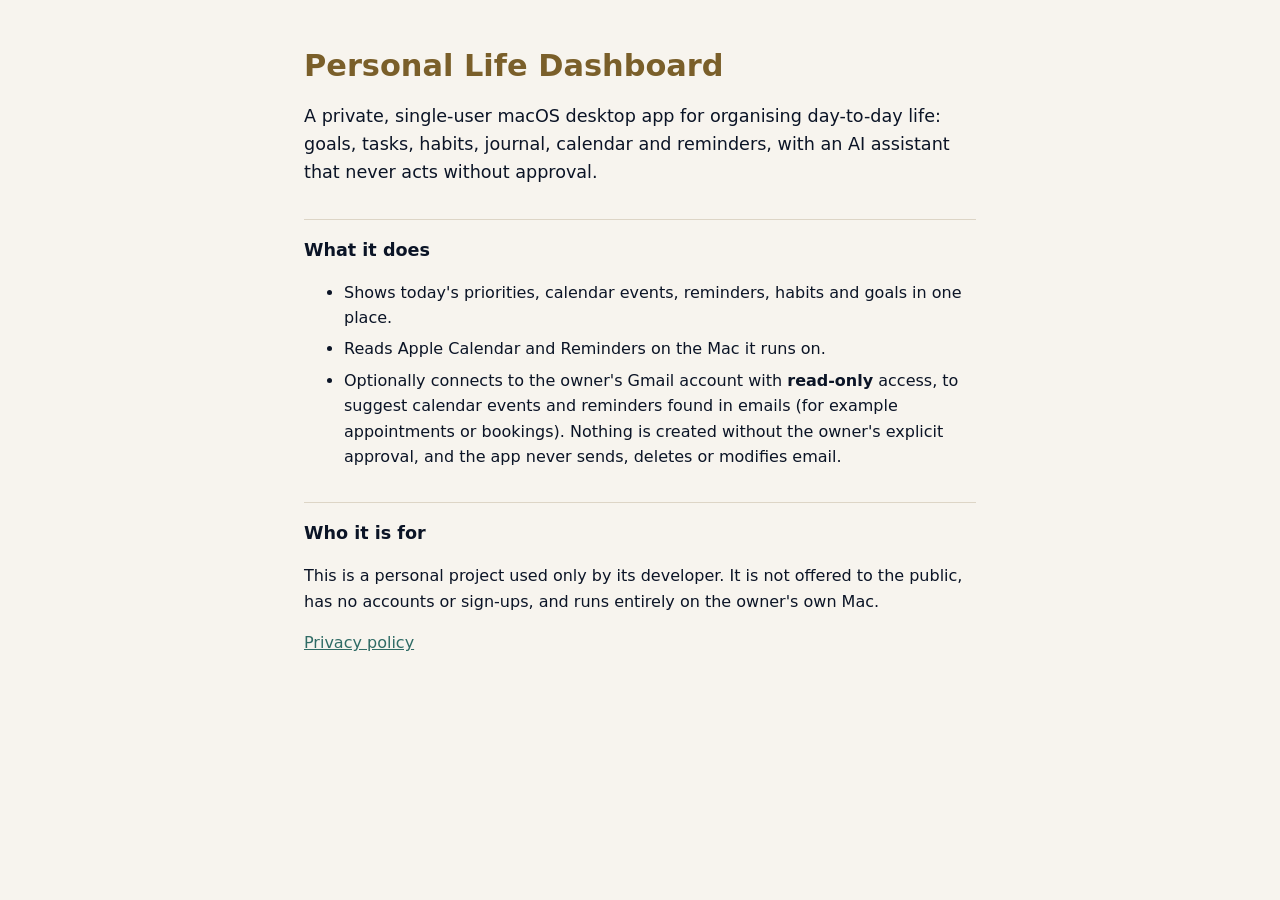
<file: index.html>
<!doctype html>
<html lang="en">
<head>
  <meta charset="utf-8">
  <meta name="viewport" content="width=device-width, initial-scale=1">
  <title>Personal Life Dashboard</title>
  <link rel="stylesheet" href="style.css">
</head>
<body>
  <main>
    <h1>Personal Life Dashboard</h1>
    <p class="lede">A private, single-user macOS desktop app for organising day-to-day life: goals, tasks, habits, journal, calendar and reminders, with an AI assistant that never acts without approval.</p>

    <h2>What it does</h2>
    <ul>
      <li>Shows today's priorities, calendar events, reminders, habits and goals in one place.</li>
      <li>Reads Apple Calendar and Reminders on the Mac it runs on.</li>
      <li>Optionally connects to the owner's Gmail account with <strong>read-only</strong> access, to suggest calendar events and reminders found in emails (for example appointments or bookings). Nothing is created without the owner's explicit approval, and the app never sends, deletes or modifies email.</li>
    </ul>

    <h2>Who it is for</h2>
    <p>This is a personal project used only by its developer. It is not offered to the public, has no accounts or sign-ups, and runs entirely on the owner's own Mac.</p>

    <p><a href="privacy.html">Privacy policy</a></p>
  </main>
</body>
</html>
</file>
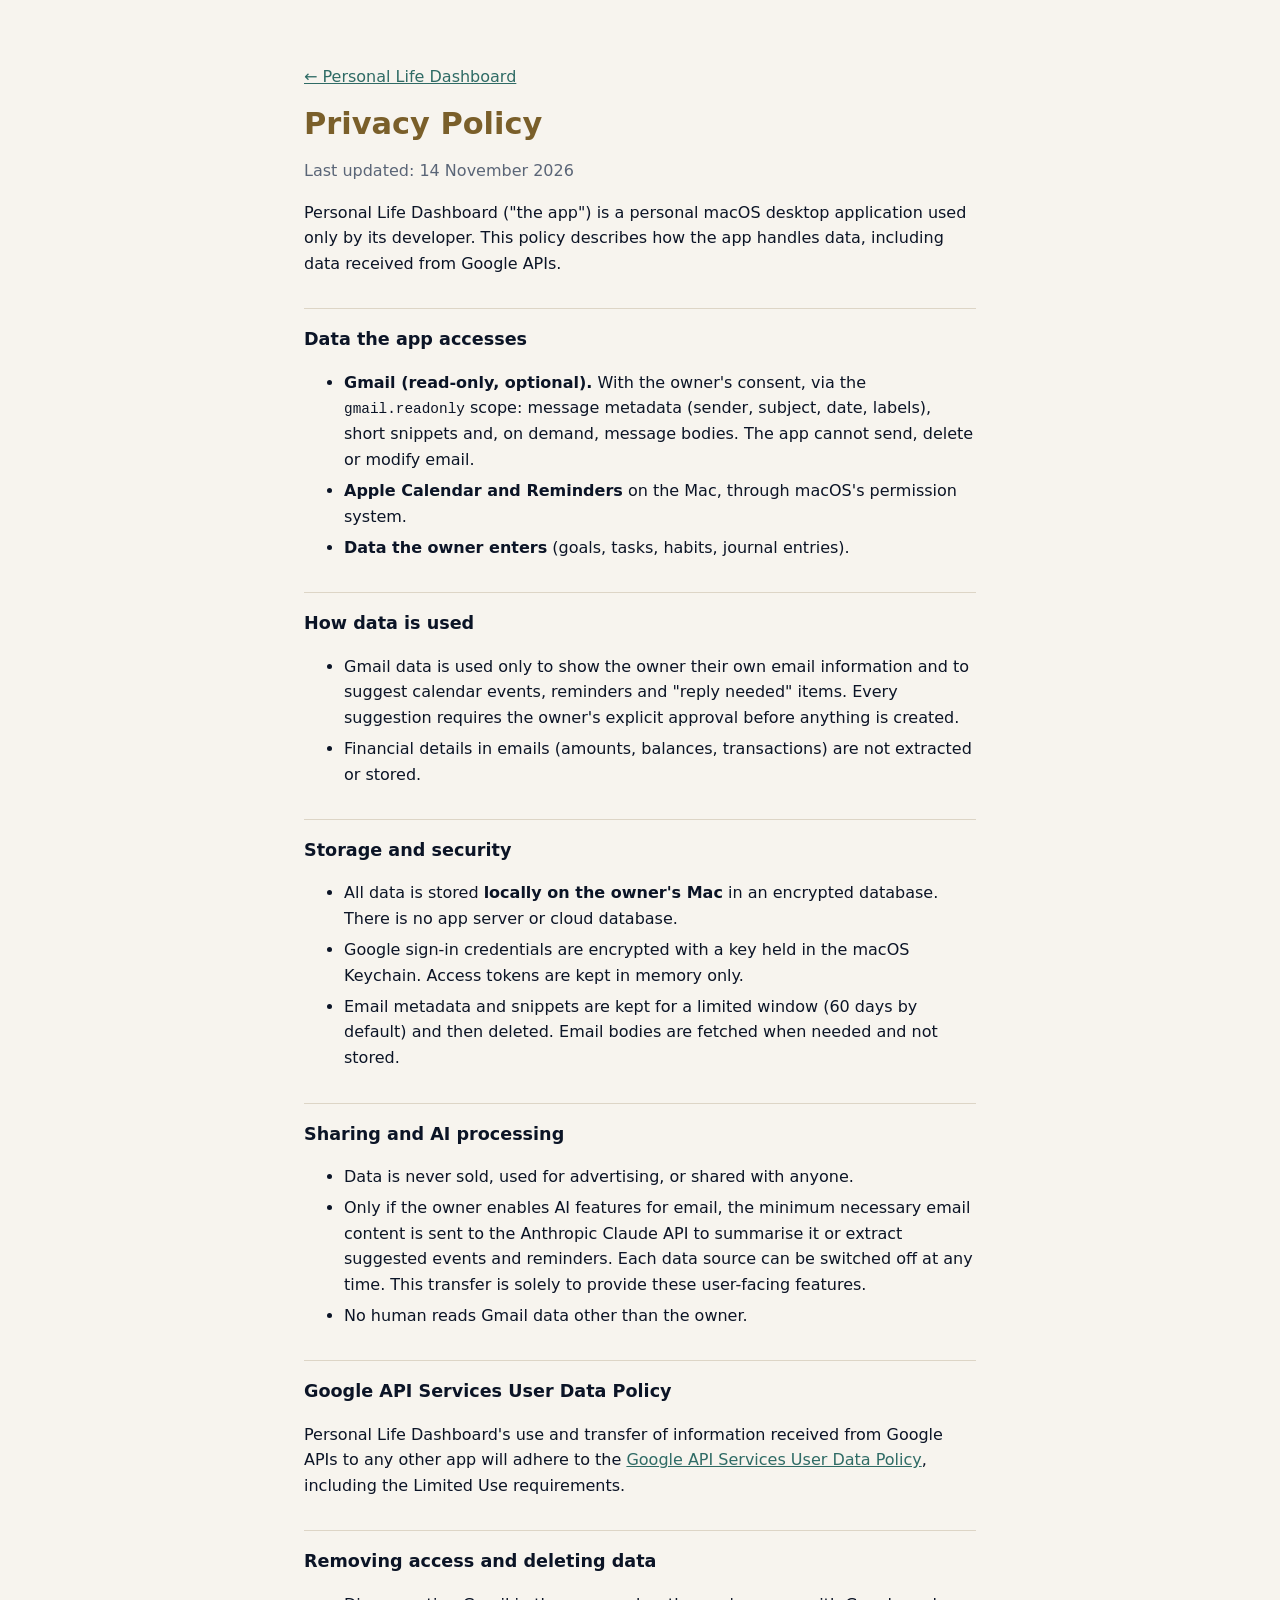
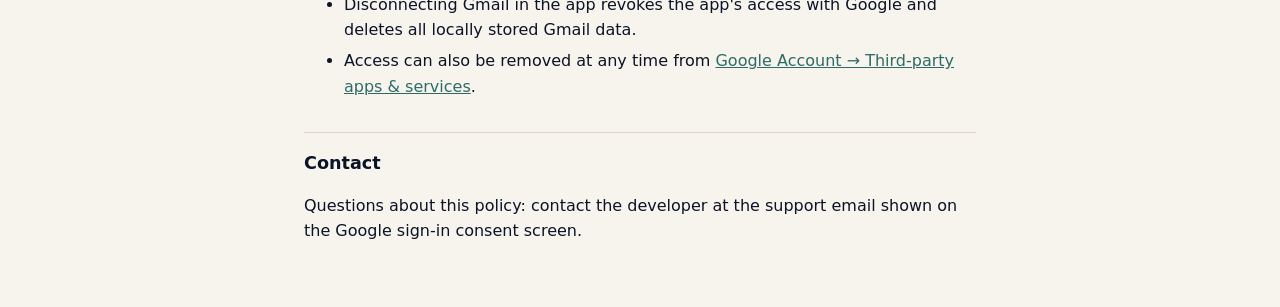
<file: privacy.html>
<!doctype html>
<html lang="en">
<head>
  <meta charset="utf-8">
  <meta name="viewport" content="width=device-width, initial-scale=1">
  <title>Privacy Policy — Personal Life Dashboard</title>
  <link rel="stylesheet" href="style.css">
</head>
<body>
  <main>
    <p><a href="index.html">← Personal Life Dashboard</a></p>
    <h1>Privacy Policy</h1>
    <p class="muted">Last updated: 14 November 2026</p>

    <p>Personal Life Dashboard ("the app") is a personal macOS desktop application used only by its developer. This policy describes how the app handles data, including data received from Google APIs.</p>

    <h2>Data the app accesses</h2>
    <ul>
      <li><strong>Gmail (read-only, optional).</strong> With the owner's consent, via the <code>gmail.readonly</code> scope: message metadata (sender, subject, date, labels), short snippets and, on demand, message bodies. The app cannot send, delete or modify email.</li>
      <li><strong>Apple Calendar and Reminders</strong> on the Mac, through macOS's permission system.</li>
      <li><strong>Data the owner enters</strong> (goals, tasks, habits, journal entries).</li>
    </ul>

    <h2>How data is used</h2>
    <ul>
      <li>Gmail data is used only to show the owner their own email information and to suggest calendar events, reminders and "reply needed" items. Every suggestion requires the owner's explicit approval before anything is created.</li>
      <li>Financial details in emails (amounts, balances, transactions) are not extracted or stored.</li>
    </ul>

    <h2>Storage and security</h2>
    <ul>
      <li>All data is stored <strong>locally on the owner's Mac</strong> in an encrypted database. There is no app server or cloud database.</li>
      <li>Google sign-in credentials are encrypted with a key held in the macOS Keychain. Access tokens are kept in memory only.</li>
      <li>Email metadata and snippets are kept for a limited window (60 days by default) and then deleted. Email bodies are fetched when needed and not stored.</li>
    </ul>

    <h2>Sharing and AI processing</h2>
    <ul>
      <li>Data is never sold, used for advertising, or shared with anyone.</li>
      <li>Only if the owner enables AI features for email, the minimum necessary email content is sent to the Anthropic Claude API to summarise it or extract suggested events and reminders. Each data source can be switched off at any time. This transfer is solely to provide these user-facing features.</li>
      <li>No human reads Gmail data other than the owner.</li>
    </ul>

    <h2>Google API Services User Data Policy</h2>
    <p>Personal Life Dashboard's use and transfer of information received from Google APIs to any other app will adhere to the <a href="https://developers.google.com/terms/api-services-user-data-policy">Google API Services User Data Policy</a>, including the Limited Use requirements.</p>

    <h2>Removing access and deleting data</h2>
    <ul>
      <li>Disconnecting Gmail in the app revokes the app's access with Google and deletes all locally stored Gmail data.</li>
      <li>Access can also be removed at any time from <a href="https://myaccount.google.com/permissions">Google Account → Third-party apps &amp; services</a>.</li>
    </ul>

    <h2>Contact</h2>
    <p>Questions about this policy: contact the developer at the support email shown on the Google sign-in consent screen.</p>
  </main>
</body>
</html>
</file>
<file: style.css>
:root {
  color-scheme: light dark;
  --bg: #F7F4EE; --surface: #FFFFFF; --text: #0B1426; --muted: #5A6577; --accent: #7A5F2A; --link: #2F6B65; --border: #DDD5C6;
}
@media (prefers-color-scheme: dark) {
  :root { --bg: #0B1426; --surface: #111D33; --text: #E8ECF2; --muted: #9AA6B8; --accent: #C9A96E; --link: #5B9A94; --border: #24365A; }
}
body { margin: 0; background: var(--bg); color: var(--text); font: 16px/1.6 -apple-system, system-ui, "Segoe UI", sans-serif; }
main { max-width: 42rem; margin: 0 auto; padding: 3rem 1.25rem; }
h1 { color: var(--accent); font-size: 1.9rem; line-height: 1.2; margin: 0 0 .75rem; }
h2 { font-size: 1.1rem; margin: 2rem 0 .5rem; padding-top: 1rem; border-top: 1px solid var(--border); }
.lede { font-size: 1.1rem; }
.muted { color: var(--muted); }
a { color: var(--link); }
a:focus-visible { outline: 2px solid var(--accent); outline-offset: 2px; }
code { font-size: .9em; }
li { margin: .35rem 0; }
</file>
